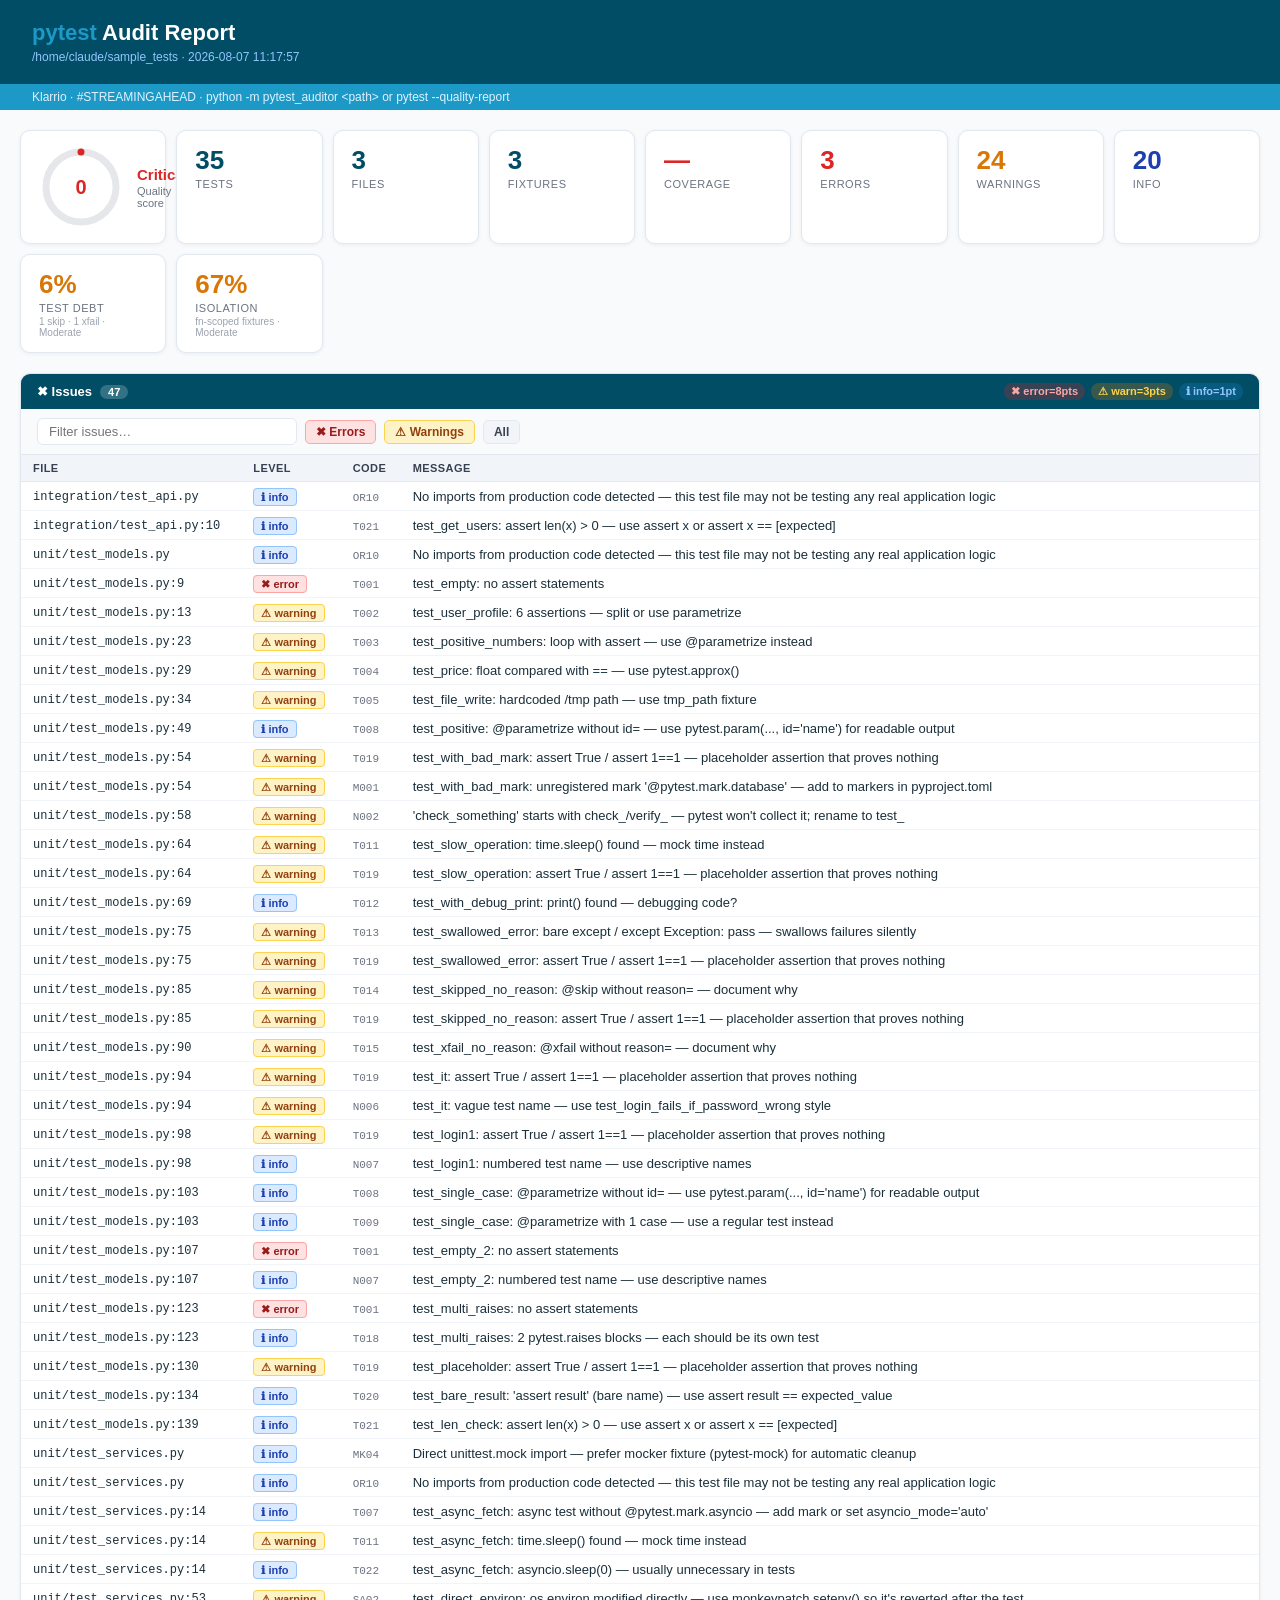
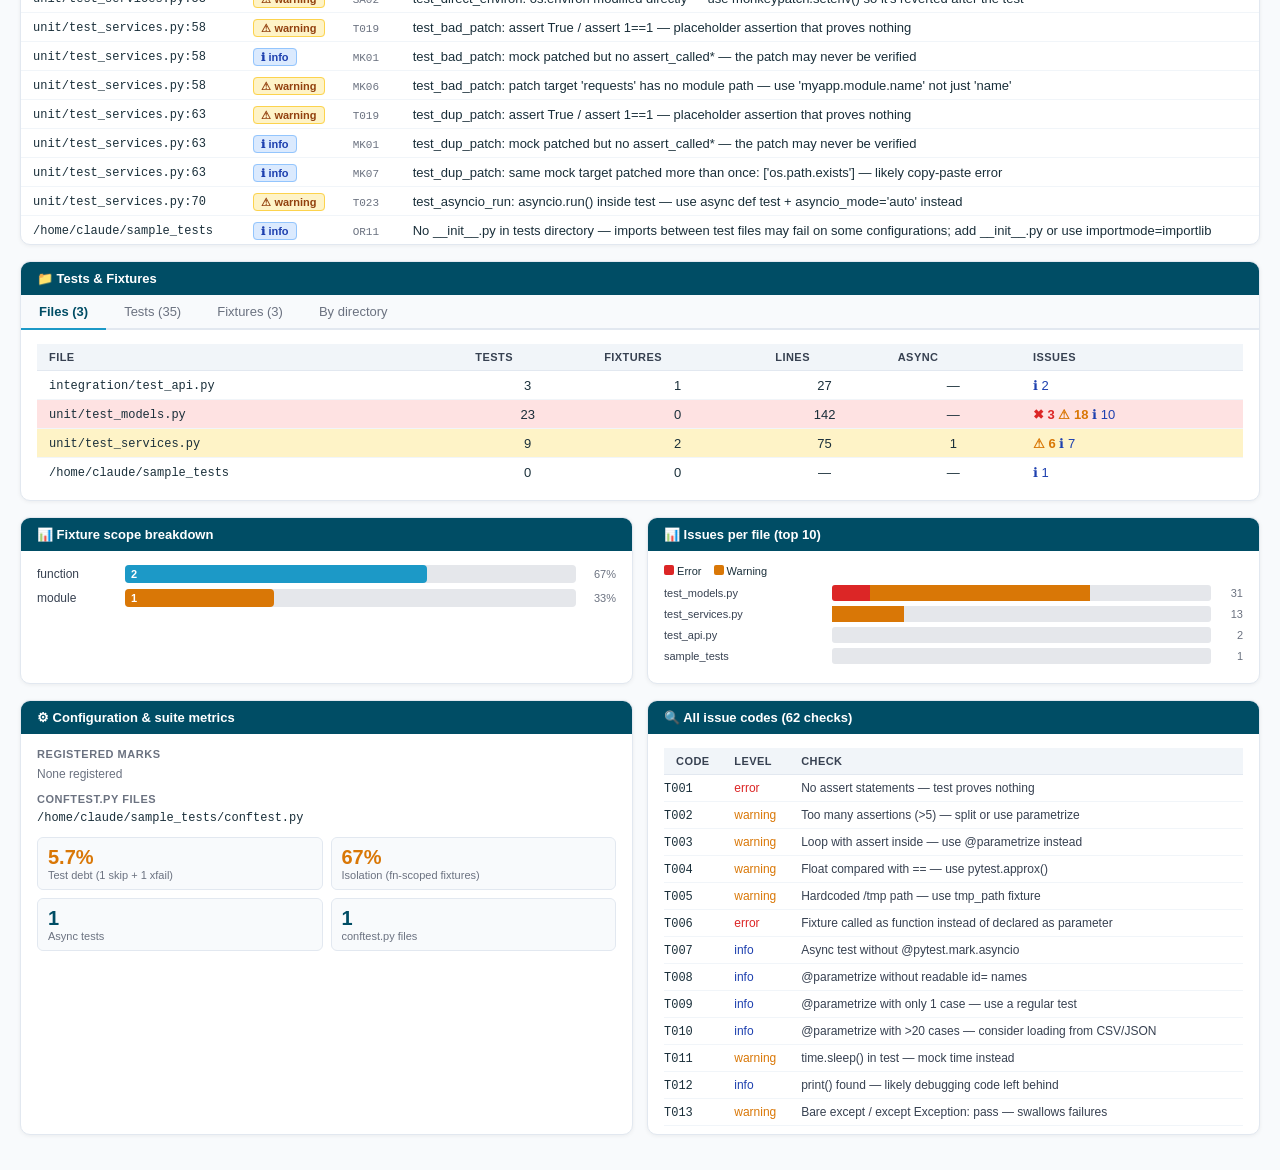
<file: pytest_audit_sample.html>
<!DOCTYPE html>
<html lang="en">
<head>
<meta charset="UTF-8">
<meta name="viewport" content="width=device-width,initial-scale=1">
<title>pytest Audit Report</title>
<style>
* { box-sizing:border-box;margin:0;padding:0 }
body { font-family:-apple-system,BlinkMacSystemFont,'Segoe UI',sans-serif;
        background:#f8fafc;color:#1a2f3a;font-size:14px }
.header { background:#004d65;color:white;padding:20px 32px }
.header h1 { font-size:22px;font-weight:700 }
.header h1 span { color:#1c99c7 }
.header p { color:#93c5fd;font-size:12px;margin-top:4px }
.subbar { background:#1c99c7;padding:6px 32px;font-size:12px;color:#e0f2fe }
.container { max-width:1400px;margin:0 auto;padding:20px }
.cards { display:grid;grid-template-columns:repeat(auto-fit,minmax(140px,1fr));
          gap:10px;margin-bottom:20px }
.card { background:white;border-radius:10px;padding:14px 18px;
         border:1px solid #e2e8f0;box-shadow:0 1px 4px rgba(0,0,0,.06) }
.card .val { font-size:26px;font-weight:700;color:#004d65 }
.card .lbl { font-size:11px;color:#6b7280;text-transform:uppercase;
              letter-spacing:.05em;margin-top:2px }
.score-wrap { display:flex;align-items:center;gap:14px }
.score-ring { width:84px;height:84px;position:relative;display:inline-block }
svg.ring { transform:rotate(-90deg) }
.score-num { position:absolute;top:50%;left:50%;
              transform:translate(-50%,-50%);font-size:20px;font-weight:800;
              color:#dc2626 }
section { background:white;border-radius:10px;border:1px solid #e2e8f0;
           box-shadow:0 1px 4px rgba(0,0,0,.06);margin-bottom:16px;overflow:hidden }
.sec-head { background:#004d65;color:white;padding:9px 16px;
             font-size:13px;font-weight:600;display:flex;align-items:center;gap:8px }
.sec-head .cnt { background:rgba(255,255,255,.2);padding:1px 8px;
                  border-radius:10px;font-size:11px }
table { width:100%;border-collapse:collapse;font-size:13px }
th { background:#f1f5f9;color:#374151;font-weight:600;font-size:11px;
      text-transform:uppercase;letter-spacing:.04em;
      padding:7px 12px;border-bottom:1px solid #e2e8f0;text-align:left }
td { padding:6px 12px;border-bottom:1px solid #f1f5f9;vertical-align:middle }
tr:last-child td { border-bottom:none }
tr:hover td { background:#f8fafc }
.tabs { display:flex;gap:0;border-bottom:2px solid #e2e8f0;background:#f8fafc }
.tab { padding:9px 18px;font-size:13px;font-weight:500;cursor:pointer;
        border-bottom:2px solid transparent;margin-bottom:-2px;color:#6b7280 }
.tab.active { color:#004d65;border-bottom-color:#1c99c7;font-weight:600 }
.tab-pane { display:none;padding:14px 16px }
.tab-pane.active { display:block }
.chart-section { padding:14px 16px }
input[type=search] { padding:5px 11px;border:1px solid #e2e8f0;border-radius:6px;
                      font-size:13px;width:260px;outline:none }
input[type=search]:focus { border-color:#1c99c7 }
.filter-bar { padding:9px 16px;background:#f8fafc;border-bottom:1px solid #e2e8f0;
               display:flex;gap:8px;align-items:center;flex-wrap:wrap }
.btn { padding:4px 10px;border-radius:5px;cursor:pointer;font-size:12px;
        font-weight:600;border:1px solid }
.grid2 { display:grid;grid-template-columns:1fr 1fr;gap:14px }
.footer { text-align:center;color:#9ca3af;font-size:11px;padding:16px;margin-top:6px }
</style>
</head>
<body>
<div class="header">
  <h1><span>pytest</span> Audit Report</h1>
  <p>/home/claude/sample_tests · 2026-08-07 11:17:57</p>
</div>
<div class="subbar">Klarrio · #STREAMINGAHEAD · python -m pytest_auditor &lt;path&gt; or pytest --quality-report</div>

<div class="container">

<!-- stat cards -->
<div class="cards">
  <div class="card">
    <div class="score-wrap">
      <div class="score-ring">
        <svg class="ring" width="84" height="84" viewBox="0 0 84 84">
          <circle cx="42" cy="42" r="35" fill="none" stroke="#e5e7eb" stroke-width="7"/>
          <circle cx="42" cy="42" r="35" fill="none" stroke="#dc2626" stroke-width="7"
                  stroke-dasharray="0.0 219.9"
                  stroke-linecap="round"/>
        </svg>
        <div class="score-num">0</div>
      </div>
      <div>
        <div style="font-size:15px;font-weight:700;color:#dc2626">
          Critical
        </div>
        <div style="font-size:11px;color:#6b7280;margin-top:2px">Quality score</div>
      </div>
    </div>
  </div>
  <div class="card"><div class="val">35</div><div class="lbl">Tests</div></div>
  <div class="card"><div class="val">3</div><div class="lbl">Files</div></div>
  <div class="card"><div class="val">3</div><div class="lbl">Fixtures</div></div>
  <div class="card"><div class="val" style="color:#dc2626">—</div><div class="lbl">Coverage</div></div>
  <div class="card"><div class="val" style="color:#dc2626">3</div><div class="lbl">Errors</div></div>
  <div class="card"><div class="val" style="color:#d97706">24</div><div class="lbl">Warnings</div></div>
  <div class="card"><div class="val" style="color:#1e40af">20</div><div class="lbl">Info</div></div>
  <div class="card">
    <div class="val" style="color:#d97706">6%</div>
    <div class="lbl">Test debt</div>
    <div style="font-size:10px;color:#9ca3af;margin-top:2px">1 skip · 1 xfail · Moderate</div>
  </div>
  <div class="card">
    <div class="val" style="color:#d97706">67%</div>
    <div class="lbl">Isolation</div>
    <div style="font-size:10px;color:#9ca3af;margin-top:2px">fn-scoped fixtures · Moderate</div>
  </div>
</div>

<!-- issues -->
<section>
  <div class="sec-head">
    ✖ Issues <span class="cnt">47</span>
    <div style="margin-left:auto;font-size:11px;display:flex;gap:6px">
      <span style="background:rgba(220,38,38,.25);color:#fca5a5;padding:2px 7px;border-radius:8px">✖ error=8pts</span>
      <span style="background:rgba(217,119,6,.25);color:#fcd34d;padding:2px 7px;border-radius:8px">⚠ warn=3pts</span>
      <span style="background:rgba(29,130,199,.25);color:#93c5fd;padding:2px 7px;border-radius:8px">ℹ info=1pt</span>
    </div>
  </div>
  <div class="filter-bar">
    <input type="search" id="iss-q" placeholder="Filter issues…" oninput="filterTbl('iss-tbl',this.value)">
    <button class="btn" style="background:#fee2e2;color:#991b1b;border-color:#fca5a5" onclick="filterLvl('error')">✖ Errors</button>
    <button class="btn" style="background:#fef3c7;color:#92400e;border-color:#fcd34d" onclick="filterLvl('warning')">⚠ Warnings</button>
    <button class="btn" style="background:#f1f5f9;color:#374151;border-color:#e2e8f0" onclick="filterLvl('')">All</button>
  </div>
  <table id="iss-tbl">
    <thead><tr><th>File</th><th>Level</th><th>Code</th><th>Message</th></tr></thead>
    <tbody><tr><td><code style="font-size:12px">integration/test_api.py</code></td><td><span style="font-size:11px;font-weight:600;padding:2px 7px;border-radius:4px;background:#dbeafe;color:#1e40af;border:1px solid #93c5fd">ℹ info</span></td><td><code style="font-size:11px;color:#6b7280">OR10</code></td><td style="font-size:13px">No imports from production code detected — this test file may not be testing any real application logic</td></tr>
<tr><td><code style="font-size:12px">integration/test_api.py:10</code></td><td><span style="font-size:11px;font-weight:600;padding:2px 7px;border-radius:4px;background:#dbeafe;color:#1e40af;border:1px solid #93c5fd">ℹ info</span></td><td><code style="font-size:11px;color:#6b7280">T021</code></td><td style="font-size:13px">test_get_users: assert len(x) > 0 — use assert x or assert x == [expected]</td></tr>
<tr><td><code style="font-size:12px">unit/test_models.py</code></td><td><span style="font-size:11px;font-weight:600;padding:2px 7px;border-radius:4px;background:#dbeafe;color:#1e40af;border:1px solid #93c5fd">ℹ info</span></td><td><code style="font-size:11px;color:#6b7280">OR10</code></td><td style="font-size:13px">No imports from production code detected — this test file may not be testing any real application logic</td></tr>
<tr><td><code style="font-size:12px">unit/test_models.py:9</code></td><td><span style="font-size:11px;font-weight:600;padding:2px 7px;border-radius:4px;background:#fee2e2;color:#991b1b;border:1px solid #fca5a5">✖ error</span></td><td><code style="font-size:11px;color:#6b7280">T001</code></td><td style="font-size:13px">test_empty: no assert statements</td></tr>
<tr><td><code style="font-size:12px">unit/test_models.py:13</code></td><td><span style="font-size:11px;font-weight:600;padding:2px 7px;border-radius:4px;background:#fef3c7;color:#92400e;border:1px solid #fcd34d">⚠ warning</span></td><td><code style="font-size:11px;color:#6b7280">T002</code></td><td style="font-size:13px">test_user_profile: 6 assertions — split or use parametrize</td></tr>
<tr><td><code style="font-size:12px">unit/test_models.py:23</code></td><td><span style="font-size:11px;font-weight:600;padding:2px 7px;border-radius:4px;background:#fef3c7;color:#92400e;border:1px solid #fcd34d">⚠ warning</span></td><td><code style="font-size:11px;color:#6b7280">T003</code></td><td style="font-size:13px">test_positive_numbers: loop with assert — use @parametrize instead</td></tr>
<tr><td><code style="font-size:12px">unit/test_models.py:29</code></td><td><span style="font-size:11px;font-weight:600;padding:2px 7px;border-radius:4px;background:#fef3c7;color:#92400e;border:1px solid #fcd34d">⚠ warning</span></td><td><code style="font-size:11px;color:#6b7280">T004</code></td><td style="font-size:13px">test_price: float compared with == — use pytest.approx()</td></tr>
<tr><td><code style="font-size:12px">unit/test_models.py:34</code></td><td><span style="font-size:11px;font-weight:600;padding:2px 7px;border-radius:4px;background:#fef3c7;color:#92400e;border:1px solid #fcd34d">⚠ warning</span></td><td><code style="font-size:11px;color:#6b7280">T005</code></td><td style="font-size:13px">test_file_write: hardcoded /tmp path — use tmp_path fixture</td></tr>
<tr><td><code style="font-size:12px">unit/test_models.py:49</code></td><td><span style="font-size:11px;font-weight:600;padding:2px 7px;border-radius:4px;background:#dbeafe;color:#1e40af;border:1px solid #93c5fd">ℹ info</span></td><td><code style="font-size:11px;color:#6b7280">T008</code></td><td style="font-size:13px">test_positive: @parametrize without id= — use pytest.param(..., id='name') for readable output</td></tr>
<tr><td><code style="font-size:12px">unit/test_models.py:54</code></td><td><span style="font-size:11px;font-weight:600;padding:2px 7px;border-radius:4px;background:#fef3c7;color:#92400e;border:1px solid #fcd34d">⚠ warning</span></td><td><code style="font-size:11px;color:#6b7280">T019</code></td><td style="font-size:13px">test_with_bad_mark: assert True / assert 1==1 — placeholder assertion that proves nothing</td></tr>
<tr><td><code style="font-size:12px">unit/test_models.py:54</code></td><td><span style="font-size:11px;font-weight:600;padding:2px 7px;border-radius:4px;background:#fef3c7;color:#92400e;border:1px solid #fcd34d">⚠ warning</span></td><td><code style="font-size:11px;color:#6b7280">M001</code></td><td style="font-size:13px">test_with_bad_mark: unregistered mark '@pytest.mark.database' — add to markers in pyproject.toml</td></tr>
<tr><td><code style="font-size:12px">unit/test_models.py:58</code></td><td><span style="font-size:11px;font-weight:600;padding:2px 7px;border-radius:4px;background:#fef3c7;color:#92400e;border:1px solid #fcd34d">⚠ warning</span></td><td><code style="font-size:11px;color:#6b7280">N002</code></td><td style="font-size:13px">'check_something' starts with check_/verify_ — pytest won't collect it; rename to test_</td></tr>
<tr><td><code style="font-size:12px">unit/test_models.py:64</code></td><td><span style="font-size:11px;font-weight:600;padding:2px 7px;border-radius:4px;background:#fef3c7;color:#92400e;border:1px solid #fcd34d">⚠ warning</span></td><td><code style="font-size:11px;color:#6b7280">T011</code></td><td style="font-size:13px">test_slow_operation: time.sleep() found — mock time instead</td></tr>
<tr><td><code style="font-size:12px">unit/test_models.py:64</code></td><td><span style="font-size:11px;font-weight:600;padding:2px 7px;border-radius:4px;background:#fef3c7;color:#92400e;border:1px solid #fcd34d">⚠ warning</span></td><td><code style="font-size:11px;color:#6b7280">T019</code></td><td style="font-size:13px">test_slow_operation: assert True / assert 1==1 — placeholder assertion that proves nothing</td></tr>
<tr><td><code style="font-size:12px">unit/test_models.py:69</code></td><td><span style="font-size:11px;font-weight:600;padding:2px 7px;border-radius:4px;background:#dbeafe;color:#1e40af;border:1px solid #93c5fd">ℹ info</span></td><td><code style="font-size:11px;color:#6b7280">T012</code></td><td style="font-size:13px">test_with_debug_print: print() found — debugging code?</td></tr>
<tr><td><code style="font-size:12px">unit/test_models.py:75</code></td><td><span style="font-size:11px;font-weight:600;padding:2px 7px;border-radius:4px;background:#fef3c7;color:#92400e;border:1px solid #fcd34d">⚠ warning</span></td><td><code style="font-size:11px;color:#6b7280">T013</code></td><td style="font-size:13px">test_swallowed_error: bare except / except Exception: pass — swallows failures silently</td></tr>
<tr><td><code style="font-size:12px">unit/test_models.py:75</code></td><td><span style="font-size:11px;font-weight:600;padding:2px 7px;border-radius:4px;background:#fef3c7;color:#92400e;border:1px solid #fcd34d">⚠ warning</span></td><td><code style="font-size:11px;color:#6b7280">T019</code></td><td style="font-size:13px">test_swallowed_error: assert True / assert 1==1 — placeholder assertion that proves nothing</td></tr>
<tr><td><code style="font-size:12px">unit/test_models.py:85</code></td><td><span style="font-size:11px;font-weight:600;padding:2px 7px;border-radius:4px;background:#fef3c7;color:#92400e;border:1px solid #fcd34d">⚠ warning</span></td><td><code style="font-size:11px;color:#6b7280">T014</code></td><td style="font-size:13px">test_skipped_no_reason: @skip without reason= — document why</td></tr>
<tr><td><code style="font-size:12px">unit/test_models.py:85</code></td><td><span style="font-size:11px;font-weight:600;padding:2px 7px;border-radius:4px;background:#fef3c7;color:#92400e;border:1px solid #fcd34d">⚠ warning</span></td><td><code style="font-size:11px;color:#6b7280">T019</code></td><td style="font-size:13px">test_skipped_no_reason: assert True / assert 1==1 — placeholder assertion that proves nothing</td></tr>
<tr><td><code style="font-size:12px">unit/test_models.py:90</code></td><td><span style="font-size:11px;font-weight:600;padding:2px 7px;border-radius:4px;background:#fef3c7;color:#92400e;border:1px solid #fcd34d">⚠ warning</span></td><td><code style="font-size:11px;color:#6b7280">T015</code></td><td style="font-size:13px">test_xfail_no_reason: @xfail without reason= — document why</td></tr>
<tr><td><code style="font-size:12px">unit/test_models.py:94</code></td><td><span style="font-size:11px;font-weight:600;padding:2px 7px;border-radius:4px;background:#fef3c7;color:#92400e;border:1px solid #fcd34d">⚠ warning</span></td><td><code style="font-size:11px;color:#6b7280">T019</code></td><td style="font-size:13px">test_it: assert True / assert 1==1 — placeholder assertion that proves nothing</td></tr>
<tr><td><code style="font-size:12px">unit/test_models.py:94</code></td><td><span style="font-size:11px;font-weight:600;padding:2px 7px;border-radius:4px;background:#fef3c7;color:#92400e;border:1px solid #fcd34d">⚠ warning</span></td><td><code style="font-size:11px;color:#6b7280">N006</code></td><td style="font-size:13px">test_it: vague test name — use test_login_fails_if_password_wrong style</td></tr>
<tr><td><code style="font-size:12px">unit/test_models.py:98</code></td><td><span style="font-size:11px;font-weight:600;padding:2px 7px;border-radius:4px;background:#fef3c7;color:#92400e;border:1px solid #fcd34d">⚠ warning</span></td><td><code style="font-size:11px;color:#6b7280">T019</code></td><td style="font-size:13px">test_login1: assert True / assert 1==1 — placeholder assertion that proves nothing</td></tr>
<tr><td><code style="font-size:12px">unit/test_models.py:98</code></td><td><span style="font-size:11px;font-weight:600;padding:2px 7px;border-radius:4px;background:#dbeafe;color:#1e40af;border:1px solid #93c5fd">ℹ info</span></td><td><code style="font-size:11px;color:#6b7280">N007</code></td><td style="font-size:13px">test_login1: numbered test name — use descriptive names</td></tr>
<tr><td><code style="font-size:12px">unit/test_models.py:103</code></td><td><span style="font-size:11px;font-weight:600;padding:2px 7px;border-radius:4px;background:#dbeafe;color:#1e40af;border:1px solid #93c5fd">ℹ info</span></td><td><code style="font-size:11px;color:#6b7280">T008</code></td><td style="font-size:13px">test_single_case: @parametrize without id= — use pytest.param(..., id='name') for readable output</td></tr>
<tr><td><code style="font-size:12px">unit/test_models.py:103</code></td><td><span style="font-size:11px;font-weight:600;padding:2px 7px;border-radius:4px;background:#dbeafe;color:#1e40af;border:1px solid #93c5fd">ℹ info</span></td><td><code style="font-size:11px;color:#6b7280">T009</code></td><td style="font-size:13px">test_single_case: @parametrize with 1 case — use a regular test instead</td></tr>
<tr><td><code style="font-size:12px">unit/test_models.py:107</code></td><td><span style="font-size:11px;font-weight:600;padding:2px 7px;border-radius:4px;background:#fee2e2;color:#991b1b;border:1px solid #fca5a5">✖ error</span></td><td><code style="font-size:11px;color:#6b7280">T001</code></td><td style="font-size:13px">test_empty_2: no assert statements</td></tr>
<tr><td><code style="font-size:12px">unit/test_models.py:107</code></td><td><span style="font-size:11px;font-weight:600;padding:2px 7px;border-radius:4px;background:#dbeafe;color:#1e40af;border:1px solid #93c5fd">ℹ info</span></td><td><code style="font-size:11px;color:#6b7280">N007</code></td><td style="font-size:13px">test_empty_2: numbered test name — use descriptive names</td></tr>
<tr><td><code style="font-size:12px">unit/test_models.py:123</code></td><td><span style="font-size:11px;font-weight:600;padding:2px 7px;border-radius:4px;background:#fee2e2;color:#991b1b;border:1px solid #fca5a5">✖ error</span></td><td><code style="font-size:11px;color:#6b7280">T001</code></td><td style="font-size:13px">test_multi_raises: no assert statements</td></tr>
<tr><td><code style="font-size:12px">unit/test_models.py:123</code></td><td><span style="font-size:11px;font-weight:600;padding:2px 7px;border-radius:4px;background:#dbeafe;color:#1e40af;border:1px solid #93c5fd">ℹ info</span></td><td><code style="font-size:11px;color:#6b7280">T018</code></td><td style="font-size:13px">test_multi_raises: 2 pytest.raises blocks — each should be its own test</td></tr>
<tr><td><code style="font-size:12px">unit/test_models.py:130</code></td><td><span style="font-size:11px;font-weight:600;padding:2px 7px;border-radius:4px;background:#fef3c7;color:#92400e;border:1px solid #fcd34d">⚠ warning</span></td><td><code style="font-size:11px;color:#6b7280">T019</code></td><td style="font-size:13px">test_placeholder: assert True / assert 1==1 — placeholder assertion that proves nothing</td></tr>
<tr><td><code style="font-size:12px">unit/test_models.py:134</code></td><td><span style="font-size:11px;font-weight:600;padding:2px 7px;border-radius:4px;background:#dbeafe;color:#1e40af;border:1px solid #93c5fd">ℹ info</span></td><td><code style="font-size:11px;color:#6b7280">T020</code></td><td style="font-size:13px">test_bare_result: 'assert result' (bare name) — use assert result == expected_value</td></tr>
<tr><td><code style="font-size:12px">unit/test_models.py:139</code></td><td><span style="font-size:11px;font-weight:600;padding:2px 7px;border-radius:4px;background:#dbeafe;color:#1e40af;border:1px solid #93c5fd">ℹ info</span></td><td><code style="font-size:11px;color:#6b7280">T021</code></td><td style="font-size:13px">test_len_check: assert len(x) > 0 — use assert x or assert x == [expected]</td></tr>
<tr><td><code style="font-size:12px">unit/test_services.py</code></td><td><span style="font-size:11px;font-weight:600;padding:2px 7px;border-radius:4px;background:#dbeafe;color:#1e40af;border:1px solid #93c5fd">ℹ info</span></td><td><code style="font-size:11px;color:#6b7280">MK04</code></td><td style="font-size:13px">Direct unittest.mock import — prefer mocker fixture (pytest-mock) for automatic cleanup</td></tr>
<tr><td><code style="font-size:12px">unit/test_services.py</code></td><td><span style="font-size:11px;font-weight:600;padding:2px 7px;border-radius:4px;background:#dbeafe;color:#1e40af;border:1px solid #93c5fd">ℹ info</span></td><td><code style="font-size:11px;color:#6b7280">OR10</code></td><td style="font-size:13px">No imports from production code detected — this test file may not be testing any real application logic</td></tr>
<tr><td><code style="font-size:12px">unit/test_services.py:14</code></td><td><span style="font-size:11px;font-weight:600;padding:2px 7px;border-radius:4px;background:#dbeafe;color:#1e40af;border:1px solid #93c5fd">ℹ info</span></td><td><code style="font-size:11px;color:#6b7280">T007</code></td><td style="font-size:13px">test_async_fetch: async test without @pytest.mark.asyncio — add mark or set asyncio_mode='auto'</td></tr>
<tr><td><code style="font-size:12px">unit/test_services.py:14</code></td><td><span style="font-size:11px;font-weight:600;padding:2px 7px;border-radius:4px;background:#fef3c7;color:#92400e;border:1px solid #fcd34d">⚠ warning</span></td><td><code style="font-size:11px;color:#6b7280">T011</code></td><td style="font-size:13px">test_async_fetch: time.sleep() found — mock time instead</td></tr>
<tr><td><code style="font-size:12px">unit/test_services.py:14</code></td><td><span style="font-size:11px;font-weight:600;padding:2px 7px;border-radius:4px;background:#dbeafe;color:#1e40af;border:1px solid #93c5fd">ℹ info</span></td><td><code style="font-size:11px;color:#6b7280">T022</code></td><td style="font-size:13px">test_async_fetch: asyncio.sleep(0) — usually unnecessary in tests</td></tr>
<tr><td><code style="font-size:12px">unit/test_services.py:53</code></td><td><span style="font-size:11px;font-weight:600;padding:2px 7px;border-radius:4px;background:#fef3c7;color:#92400e;border:1px solid #fcd34d">⚠ warning</span></td><td><code style="font-size:11px;color:#6b7280">SA02</code></td><td style="font-size:13px">test_direct_environ: os.environ modified directly — use monkeypatch.setenv() so it's reverted after the test</td></tr>
<tr><td><code style="font-size:12px">unit/test_services.py:58</code></td><td><span style="font-size:11px;font-weight:600;padding:2px 7px;border-radius:4px;background:#fef3c7;color:#92400e;border:1px solid #fcd34d">⚠ warning</span></td><td><code style="font-size:11px;color:#6b7280">T019</code></td><td style="font-size:13px">test_bad_patch: assert True / assert 1==1 — placeholder assertion that proves nothing</td></tr>
<tr><td><code style="font-size:12px">unit/test_services.py:58</code></td><td><span style="font-size:11px;font-weight:600;padding:2px 7px;border-radius:4px;background:#dbeafe;color:#1e40af;border:1px solid #93c5fd">ℹ info</span></td><td><code style="font-size:11px;color:#6b7280">MK01</code></td><td style="font-size:13px">test_bad_patch: mock patched but no assert_called* — the patch may never be verified</td></tr>
<tr><td><code style="font-size:12px">unit/test_services.py:58</code></td><td><span style="font-size:11px;font-weight:600;padding:2px 7px;border-radius:4px;background:#fef3c7;color:#92400e;border:1px solid #fcd34d">⚠ warning</span></td><td><code style="font-size:11px;color:#6b7280">MK06</code></td><td style="font-size:13px">test_bad_patch: patch target 'requests' has no module path — use 'myapp.module.name' not just 'name'</td></tr>
<tr><td><code style="font-size:12px">unit/test_services.py:63</code></td><td><span style="font-size:11px;font-weight:600;padding:2px 7px;border-radius:4px;background:#fef3c7;color:#92400e;border:1px solid #fcd34d">⚠ warning</span></td><td><code style="font-size:11px;color:#6b7280">T019</code></td><td style="font-size:13px">test_dup_patch: assert True / assert 1==1 — placeholder assertion that proves nothing</td></tr>
<tr><td><code style="font-size:12px">unit/test_services.py:63</code></td><td><span style="font-size:11px;font-weight:600;padding:2px 7px;border-radius:4px;background:#dbeafe;color:#1e40af;border:1px solid #93c5fd">ℹ info</span></td><td><code style="font-size:11px;color:#6b7280">MK01</code></td><td style="font-size:13px">test_dup_patch: mock patched but no assert_called* — the patch may never be verified</td></tr>
<tr><td><code style="font-size:12px">unit/test_services.py:63</code></td><td><span style="font-size:11px;font-weight:600;padding:2px 7px;border-radius:4px;background:#dbeafe;color:#1e40af;border:1px solid #93c5fd">ℹ info</span></td><td><code style="font-size:11px;color:#6b7280">MK07</code></td><td style="font-size:13px">test_dup_patch: same mock target patched more than once: ['os.path.exists'] — likely copy-paste error</td></tr>
<tr><td><code style="font-size:12px">unit/test_services.py:70</code></td><td><span style="font-size:11px;font-weight:600;padding:2px 7px;border-radius:4px;background:#fef3c7;color:#92400e;border:1px solid #fcd34d">⚠ warning</span></td><td><code style="font-size:11px;color:#6b7280">T023</code></td><td style="font-size:13px">test_asyncio_run: asyncio.run() inside test — use async def test + asyncio_mode='auto' instead</td></tr>
<tr><td><code style="font-size:12px">/home/claude/sample_tests</code></td><td><span style="font-size:11px;font-weight:600;padding:2px 7px;border-radius:4px;background:#dbeafe;color:#1e40af;border:1px solid #93c5fd">ℹ info</span></td><td><code style="font-size:11px;color:#6b7280">OR11</code></td><td style="font-size:13px">No __init__.py in tests directory — imports between test files may fail on some configurations; add __init__.py or use importmode=importlib</td></tr></tbody>
  </table>
</section>

<!-- files / tests / fixtures tabs -->
<section>
  <div class="sec-head">📁 Tests &amp; Fixtures</div>
  <div class="tabs">
    <div class="tab active" onclick="tab(this,'t-files')">Files (3)</div>
    <div class="tab" onclick="tab(this,'t-tests')">Tests (35)</div>
    <div class="tab" onclick="tab(this,'t-fixtures')">Fixtures (3)</div>
    <div class="tab" onclick="tab(this,'t-dirs')">By directory</div>
  </div>

  <div class="tab-pane active" id="t-files">
    <table>
      <thead><tr><th>File</th><th>Tests</th><th>Fixtures</th><th>Lines</th><th>Async</th><th>Issues</th></tr></thead>
      <tbody><tr style="background:#ffffff"><td><code style="font-size:12px">integration/test_api.py</code></td><td style="text-align:center">3</td><td style="text-align:center">1</td><td style="text-align:center">27</td><td style="text-align:center">—</td><td><span style="color:#1e40af">ℹ 2</span></td></tr><tr style="background:#fee2e2"><td><code style="font-size:12px">unit/test_models.py</code></td><td style="text-align:center">23</td><td style="text-align:center">0</td><td style="text-align:center">142</td><td style="text-align:center">—</td><td><span style="color:#dc2626;font-weight:600">✖ 3</span> <span style="color:#d97706;font-weight:600">⚠ 18</span> <span style="color:#1e40af">ℹ 10</span></td></tr><tr style="background:#fef3c7"><td><code style="font-size:12px">unit/test_services.py</code></td><td style="text-align:center">9</td><td style="text-align:center">2</td><td style="text-align:center">75</td><td style="text-align:center">1</td><td><span style="color:#d97706;font-weight:600">⚠ 6</span> <span style="color:#1e40af">ℹ 7</span></td></tr><tr style="background:#ffffff"><td><code style="font-size:12px">/home/claude/sample_tests</code></td><td style="text-align:center">0</td><td style="text-align:center">0</td><td style="text-align:center">—</td><td style="text-align:center">—</td><td><span style="color:#1e40af">ℹ 1</span></td></tr></tbody>
    </table>
  </div>

  <div class="tab-pane" id="t-tests">
    <div class="filter-bar">
      <input type="search" placeholder="Filter tests…" oninput="filterTbl('tst-tbl',this.value)">
    </div>
    <table id="tst-tbl">
      <thead><tr><th>File:line</th><th>Test</th><th>Asserts</th><th>Lines</th><th>Async</th><th>Marks</th><th>Flags</th></tr></thead>
      <tbody><tr style="background:#ffffff" data-line="10"><td><code style="font-size:11px">integration/test_api.py:10</code></td><td style="font-size:12px"><strong>test_get_users</strong></td><td style="text-align:center">2</td><td style="text-align:center">3</td><td></td><td><span style="font-size:10px;background:#dbeafe;color:#1e40af;padding:1px 5px;border-radius:3px">@slow</span></td><td></td></tr><tr style="background:#ffffff" data-line="18"><td><code style="font-size:11px">integration/test_api.py:18</code></td><td style="font-size:12px"><strong>test_create_user</strong></td><td style="text-align:center">2</td><td style="text-align:center">4</td><td></td><td><span style="font-size:10px;background:#dbeafe;color:#1e40af;padding:1px 5px;border-radius:3px">@slow</span> <span style="font-size:10px;background:#dbeafe;color:#1e40af;padding:1px 5px;border-radius:3px">@integration</span></td><td></td></tr><tr style="background:#ffffff" data-line="24"><td><code style="font-size:11px">integration/test_api.py:24</code></td><td style="font-size:12px"><strong>test_unauth_access</strong></td><td style="text-align:center">1</td><td style="text-align:center">2</td><td></td><td></td><td></td></tr><tr style="background:#ffffff" data-line="4"><td><code style="font-size:11px">unit/test_models.py:4</code></td><td style="font-size:12px"><strong>test_user_name</strong></td><td style="text-align:center">1</td><td style="text-align:center">2</td><td></td><td></td><td></td></tr><tr style="background:#fee2e2" data-line="9"><td><code style="font-size:11px">unit/test_models.py:9</code></td><td style="font-size:12px"><strong>test_empty</strong></td><td style="text-align:center">0</td><td style="text-align:center">1</td><td></td><td></td><td><span style="color:#dc2626;font-weight:600">no assert</span></td></tr><tr style="background:#ffffff" data-line="13"><td><code style="font-size:11px">unit/test_models.py:13</code></td><td style="font-size:12px"><strong>test_user_profile</strong></td><td style="text-align:center">6</td><td style="text-align:center">7</td><td></td><td></td><td><span style="color:#d97706">6 asserts</span></td></tr><tr style="background:#ffffff" data-line="23"><td><code style="font-size:11px">unit/test_models.py:23</code></td><td style="font-size:12px"><strong>test_positive_numbers</strong></td><td style="text-align:center">1</td><td style="text-align:center">2</td><td></td><td></td><td><span style="color:#d97706">loop+assert</span></td></tr><tr style="background:#ffffff" data-line="29"><td><code style="font-size:11px">unit/test_models.py:29</code></td><td style="font-size:12px"><strong>test_price</strong></td><td style="text-align:center">1</td><td style="text-align:center">2</td><td></td><td></td><td><span style="color:#d97706">float==</span></td></tr><tr style="background:#ffffff" data-line="34"><td><code style="font-size:11px">unit/test_models.py:34</code></td><td style="font-size:12px"><strong>test_file_write</strong></td><td style="text-align:center">1</td><td style="text-align:center">2</td><td></td><td></td><td><span style="color:#d97706">/tmp</span></td></tr><tr style="background:#ffffff" data-line="44"><td><code style="font-size:11px">unit/test_models.py:44</code></td><td style="font-size:12px"><strong>test_add</strong></td><td style="text-align:center">1</td><td style="text-align:center">1</td><td></td><td><span style="font-size:10px;background:#dbeafe;color:#1e40af;padding:1px 5px;border-radius:3px">@parametrize</span></td><td></td></tr><tr style="background:#ffffff" data-line="49"><td><code style="font-size:11px">unit/test_models.py:49</code></td><td style="font-size:12px"><strong>test_positive</strong></td><td style="text-align:center">1</td><td style="text-align:center">1</td><td></td><td><span style="font-size:10px;background:#dbeafe;color:#1e40af;padding:1px 5px;border-radius:3px">@parametrize</span></td><td></td></tr><tr style="background:#ffffff" data-line="54"><td><code style="font-size:11px">unit/test_models.py:54</code></td><td style="font-size:12px"><strong>test_with_bad_mark</strong></td><td style="text-align:center">1</td><td style="text-align:center">1</td><td></td><td><span style="font-size:10px;background:#dbeafe;color:#1e40af;padding:1px 5px;border-radius:3px">@database</span></td><td><span style="color:#d97706">assert True</span></td></tr><tr style="background:#ffffff" data-line="64"><td><code style="font-size:11px">unit/test_models.py:64</code></td><td style="font-size:12px"><strong>test_slow_operation</strong></td><td style="text-align:center">1</td><td style="text-align:center">2</td><td></td><td></td><td><span style="color:#d97706">sleep()</span> <span style="color:#d97706">assert True</span></td></tr><tr style="background:#ffffff" data-line="69"><td><code style="font-size:11px">unit/test_models.py:69</code></td><td style="font-size:12px"><strong>test_with_debug_print</strong></td><td style="text-align:center">1</td><td style="text-align:center">3</td><td></td><td></td><td><span style="color:#6b7280">print()</span></td></tr><tr style="background:#ffffff" data-line="75"><td><code style="font-size:11px">unit/test_models.py:75</code></td><td style="font-size:12px"><strong>test_swallowed_error</strong></td><td style="text-align:center">1</td><td style="text-align:center">2</td><td></td><td></td><td><span style="color:#d97706">bare except</span> <span style="color:#d97706">assert True</span></td></tr><tr style="background:#ffffff" data-line="85"><td><code style="font-size:11px">unit/test_models.py:85</code></td><td style="font-size:12px"><strong>test_skipped_no_reason</strong></td><td style="text-align:center">1</td><td style="text-align:center">1</td><td></td><td><span style="font-size:10px;background:#dbeafe;color:#1e40af;padding:1px 5px;border-radius:3px">@skip</span></td><td><span style="color:#d97706">assert True</span></td></tr><tr style="background:#ffffff" data-line="90"><td><code style="font-size:11px">unit/test_models.py:90</code></td><td style="font-size:12px"><strong>test_xfail_no_reason</strong></td><td style="text-align:center">1</td><td style="text-align:center">1</td><td></td><td><span style="font-size:10px;background:#dbeafe;color:#1e40af;padding:1px 5px;border-radius:3px">@xfail</span></td><td></td></tr><tr style="background:#ffffff" data-line="94"><td><code style="font-size:11px">unit/test_models.py:94</code></td><td style="font-size:12px"><strong>test_it</strong></td><td style="text-align:center">1</td><td style="text-align:center">1</td><td></td><td></td><td><span style="color:#d97706">assert True</span> <span style="color:#d97706">vague name</span></td></tr><tr style="background:#ffffff" data-line="98"><td><code style="font-size:11px">unit/test_models.py:98</code></td><td style="font-size:12px"><strong>test_login1</strong></td><td style="text-align:center">1</td><td style="text-align:center">1</td><td></td><td></td><td><span style="color:#d97706">assert True</span></td></tr><tr style="background:#ffffff" data-line="103"><td><code style="font-size:11px">unit/test_models.py:103</code></td><td style="font-size:12px"><strong>test_single_case</strong></td><td style="text-align:center">1</td><td style="text-align:center">1</td><td></td><td><span style="font-size:10px;background:#dbeafe;color:#1e40af;padding:1px 5px;border-radius:3px">@parametrize</span></td><td></td></tr><tr style="background:#fee2e2" data-line="107"><td><code style="font-size:11px">unit/test_models.py:107</code></td><td style="font-size:12px"><strong>test_empty_2</strong></td><td style="text-align:center">0</td><td style="text-align:center">1</td><td></td><td></td><td><span style="color:#dc2626;font-weight:600">no assert</span></td></tr><tr style="background:#ffffff" data-line="112"><td><code style="font-size:11px">unit/test_models.py:112</code></td><td style="font-size:12px"><strong>test_very_long_function</strong></td><td style="text-align:center">1</td><td style="text-align:center">28</td><td></td><td></td><td></td></tr><tr style="background:#fee2e2" data-line="123"><td><code style="font-size:11px">unit/test_models.py:123</code></td><td style="font-size:12px"><strong>test_multi_raises</strong></td><td style="text-align:center">0</td><td style="text-align:center">2</td><td></td><td></td><td><span style="color:#dc2626;font-weight:600">no assert</span></td></tr><tr style="background:#ffffff" data-line="130"><td><code style="font-size:11px">unit/test_models.py:130</code></td><td style="font-size:12px"><strong>test_placeholder</strong></td><td style="text-align:center">1</td><td style="text-align:center">1</td><td></td><td></td><td><span style="color:#d97706">assert True</span></td></tr><tr style="background:#ffffff" data-line="134"><td><code style="font-size:11px">unit/test_models.py:134</code></td><td style="font-size:12px"><strong>test_bare_result</strong></td><td style="text-align:center">1</td><td style="text-align:center">2</td><td></td><td></td><td></td></tr><tr style="background:#ffffff" data-line="139"><td><code style="font-size:11px">unit/test_models.py:139</code></td><td style="font-size:12px"><strong>test_len_check</strong></td><td style="text-align:center">1</td><td style="text-align:center">2</td><td></td><td></td><td></td></tr><tr style="background:#ffffff" data-line="8"><td><code style="font-size:11px">unit/test_services.py:8</code></td><td style="font-size:12px"><strong>test_service_create</strong></td><td style="text-align:center">1</td><td style="text-align:center">2</td><td></td><td></td><td></td></tr><tr style="background:#ffffff" data-line="14"><td><code style="font-size:11px">unit/test_services.py:14</code></td><td style="font-size:12px"><strong>test_async_fetch</strong></td><td style="text-align:center">1</td><td style="text-align:center">3</td><td>⚡</td><td></td><td><span style="color:#d97706">sleep()</span></td></tr><tr style="background:#ffffff" data-line="19"><td><code style="font-size:11px">unit/test_services.py:19</code></td><td style="font-size:12px"><strong>test_service_delete</strong></td><td style="text-align:center">2</td><td style="text-align:center">4</td><td></td><td></td><td></td></tr><tr style="background:#ffffff" data-line="35"><td><code style="font-size:11px">unit/test_services.py:35</code></td><td style="font-size:12px"><strong>test_uses_unittest_patch</strong></td><td style="text-align:center">1</td><td style="text-align:center">1</td><td></td><td></td><td></td></tr><tr style="background:#ffffff" data-line="43"><td><code style="font-size:11px">unit/test_services.py:43</code></td><td style="font-size:12px"><strong>test_mock_any_overuse</strong></td><td style="text-align:center">1</td><td style="text-align:center">3</td><td></td><td></td><td></td></tr><tr style="background:#ffffff" data-line="53"><td><code style="font-size:11px">unit/test_services.py:53</code></td><td style="font-size:12px"><strong>test_direct_environ</strong></td><td style="text-align:center">1</td><td style="text-align:center">2</td><td></td><td></td><td><span style="color:#d97706">os.environ</span></td></tr><tr style="background:#ffffff" data-line="58"><td><code style="font-size:11px">unit/test_services.py:58</code></td><td style="font-size:12px"><strong>test_bad_patch</strong></td><td style="text-align:center">1</td><td style="text-align:center">2</td><td></td><td></td><td><span style="color:#d97706">assert True</span> <span style="color:#6b7280">mock?</span></td></tr><tr style="background:#ffffff" data-line="63"><td><code style="font-size:11px">unit/test_services.py:63</code></td><td style="font-size:12px"><strong>test_dup_patch</strong></td><td style="text-align:center">1</td><td style="text-align:center">3</td><td></td><td></td><td><span style="color:#d97706">assert True</span> <span style="color:#6b7280">mock?</span></td></tr><tr style="background:#ffffff" data-line="70"><td><code style="font-size:11px">unit/test_services.py:70</code></td><td style="font-size:12px"><strong>test_asyncio_run</strong></td><td style="text-align:center">1</td><td style="text-align:center">3</td><td></td><td></td><td><span style="color:#d97706">asyncio.run</span></td></tr></tbody>
    </table>
  </div>

  <div class="tab-pane" id="t-fixtures">
    <table>
      <thead><tr><th>File:line</th><th>Fixture</th><th>Scope</th><th>Async</th><th>Body lines</th><th>Flags</th></tr></thead>
      <tbody><tr><td><code style="font-size:12px">integration/test_api.py:4</code></td><td><code style="font-size:13px;font-weight:600">api_client</code></td><td><span style="background:#fef3c7;padding:2px 8px;border-radius:4px;font-size:11px;font-weight:600">module</span></td><td style="text-align:center"></td><td style="text-align:center">3</td><td></td></tr><tr><td><code style="font-size:12px">unit/test_services.py:4</code></td><td><code style="font-size:13px;font-weight:600">user_service</code></td><td><span style="background:#dbeafe;padding:2px 8px;border-radius:4px;font-size:11px;font-weight:600">function</span></td><td style="text-align:center"></td><td style="text-align:center">1</td><td><span style="background:#fee2e2;color:#991b1b;padding:1px 5px;border-radius:3px;font-size:10px">return</span></td></tr><tr><td><code style="font-size:12px">unit/test_services.py:27</code></td><td><code style="font-size:13px;font-weight:600">heavy_resource</code></td><td><span style="background:#dbeafe;padding:2px 8px;border-radius:4px;font-size:11px;font-weight:600">function</span></td><td style="text-align:center"></td><td style="text-align:center">2</td><td><span style="background:#fee2e2;color:#991b1b;padding:1px 5px;border-radius:3px;font-size:10px">return</span></td></tr></tbody>
    </table>
  </div>

  <div class="tab-pane" id="t-dirs">
    <table>
      <thead><tr><th>Directory</th><th>Tests</th><th>Errors</th><th>Issues</th></tr></thead>
      <tbody><tr><td><code style="font-size:12px">unit</code></td><td style="text-align:center">32</td><td style="text-align:center;color:#dc2626">3</td><td style="text-align:center;color:#d97706">44</td></tr><tr><td><code style="font-size:12px">integration</code></td><td style="text-align:center">3</td><td style="text-align:center;color:#374151">—</td><td style="text-align:center;color:#d97706">2</td></tr><tr><td><code style="font-size:12px">.</code></td><td style="text-align:center">0</td><td style="text-align:center;color:#374151">—</td><td style="text-align:center;color:#d97706">1</td></tr></tbody>
    </table>
  </div>
</section>

<!-- charts row -->
<div class="grid2">
  <section>
    <div class="sec-head">📊 Fixture scope breakdown</div>
    <div class="chart-section">
      <div style="display:flex;align-items:center;gap:8px;margin-bottom:6px"><div style="width:80px;font-size:12px;font-weight:500;color:#374151">function</div><div style="flex:1;background:#e5e7eb;border-radius:4px;height:18px"><div style="width:67%;background:#1c99c7;height:100%;border-radius:4px;display:flex;align-items:center;padding-left:6px"><span style="color:white;font-size:11px;font-weight:600">2</span></div></div><div style="width:32px;font-size:11px;color:#6b7280;text-align:right">67%</div></div><div style="display:flex;align-items:center;gap:8px;margin-bottom:6px"><div style="width:80px;font-size:12px;font-weight:500;color:#374151">module</div><div style="flex:1;background:#e5e7eb;border-radius:4px;height:18px"><div style="width:33%;background:#d97706;height:100%;border-radius:4px;display:flex;align-items:center;padding-left:6px"><span style="color:white;font-size:11px;font-weight:600">1</span></div></div><div style="width:32px;font-size:11px;color:#6b7280;text-align:right">33%</div></div>
    </div>
  </section>
  <section>
    <div class="sec-head">📊 Issues per file (top 10)</div>
    <div class="chart-section">
      <div style="display:flex;gap:12px;margin-bottom:8px;font-size:11px">
        <span><span style="display:inline-block;width:10px;height:10px;background:#dc2626;border-radius:2px"></span> Error</span>
        <span><span style="display:inline-block;width:10px;height:10px;background:#d97706;border-radius:2px"></span> Warning</span>
      </div>
      <div style="display:flex;align-items:center;gap:8px;margin-bottom:5px"><div style="width:160px;font-size:11px;color:#374151;overflow:hidden;text-overflow:ellipsis;white-space:nowrap" title="/home/claude/sample_tests/unit/test_models.py">test_models.py</div><div style="flex:1;background:#e5e7eb;border-radius:3px;height:16px;display:flex"><div style="width:10%;background:#dc2626;height:100%;border-radius:3px 0 0 3px"></div><div style="width:58%;background:#d97706;height:100%"></div></div><div style="width:24px;font-size:11px;color:#6b7280;text-align:right">31</div></div><div style="display:flex;align-items:center;gap:8px;margin-bottom:5px"><div style="width:160px;font-size:11px;color:#374151;overflow:hidden;text-overflow:ellipsis;white-space:nowrap" title="/home/claude/sample_tests/unit/test_services.py">test_services.py</div><div style="flex:1;background:#e5e7eb;border-radius:3px;height:16px;display:flex"><div style="width:0%;background:#dc2626;height:100%;border-radius:3px 0 0 3px"></div><div style="width:19%;background:#d97706;height:100%"></div></div><div style="width:24px;font-size:11px;color:#6b7280;text-align:right">13</div></div><div style="display:flex;align-items:center;gap:8px;margin-bottom:5px"><div style="width:160px;font-size:11px;color:#374151;overflow:hidden;text-overflow:ellipsis;white-space:nowrap" title="/home/claude/sample_tests/integration/test_api.py">test_api.py</div><div style="flex:1;background:#e5e7eb;border-radius:3px;height:16px;display:flex"><div style="width:0%;background:#dc2626;height:100%;border-radius:3px 0 0 3px"></div><div style="width:0%;background:#d97706;height:100%"></div></div><div style="width:24px;font-size:11px;color:#6b7280;text-align:right">2</div></div><div style="display:flex;align-items:center;gap:8px;margin-bottom:5px"><div style="width:160px;font-size:11px;color:#374151;overflow:hidden;text-overflow:ellipsis;white-space:nowrap" title="/home/claude/sample_tests">sample_tests</div><div style="flex:1;background:#e5e7eb;border-radius:3px;height:16px;display:flex"><div style="width:0%;background:#dc2626;height:100%;border-radius:3px 0 0 3px"></div><div style="width:0%;background:#d97706;height:100%"></div></div><div style="width:24px;font-size:11px;color:#6b7280;text-align:right">1</div></div>
    </div>
  </section>
</div>

<!-- config + codes -->
<div class="grid2">
  <section>
    <div class="sec-head">⚙ Configuration &amp; suite metrics</div>
    <div class="chart-section">
      <div style="margin-bottom:12px">
        <div style="font-size:11px;font-weight:600;color:#6b7280;text-transform:uppercase;letter-spacing:.05em;margin-bottom:5px">Registered marks</div>
        <div><span style="color:#6b7280;font-size:12px">None registered</span></div>
      </div>
      <div style="margin-bottom:12px">
        <div style="font-size:11px;font-weight:600;color:#6b7280;text-transform:uppercase;letter-spacing:.05em;margin-bottom:5px">conftest.py files</div>
        <ul style="list-style:none;padding:0"><li style="font-size:12px;margin:2px 0"><code>/home/claude/sample_tests/conftest.py</code></li></ul>
      </div>
      <div style="display:grid;grid-template-columns:1fr 1fr;gap:8px;margin-top:10px">
        <div style="background:#f8fafc;padding:8px 10px;border-radius:6px;border:1px solid #e2e8f0">
          <div style="font-size:20px;font-weight:700;color:#d97706">5.7%</div>
          <div style="font-size:11px;color:#6b7280">Test debt (1 skip + 1 xfail)</div>
        </div>
        <div style="background:#f8fafc;padding:8px 10px;border-radius:6px;border:1px solid #e2e8f0">
          <div style="font-size:20px;font-weight:700;color:#d97706">67%</div>
          <div style="font-size:11px;color:#6b7280">Isolation (fn-scoped fixtures)</div>
        </div>
        <div style="background:#f8fafc;padding:8px 10px;border-radius:6px;border:1px solid #e2e8f0">
          <div style="font-size:20px;font-weight:700;color:#004d65">1</div>
          <div style="font-size:11px;color:#6b7280">Async tests</div>
        </div>
        <div style="background:#f8fafc;padding:8px 10px;border-radius:6px;border:1px solid #e2e8f0">
          <div style="font-size:20px;font-weight:700;color:#004d65">1</div>
          <div style="font-size:11px;color:#6b7280">conftest.py files</div>
        </div>
      </div>
    </div>
  </section>

  <section>
    <div class="sec-head">🔍 All issue codes (62 checks)</div>
    <div class="chart-section" style="max-height:400px;overflow-y:auto">
      <table style="font-size:12px">
        <thead><tr><th>Code</th><th>Level</th><th>Check</th></tr></thead>
        <tbody><tr><td style="padding:3px 8px 3px 0"><code>T001</code></td><td style="color:#dc2626;font-size:12px">error</td><td style="font-size:12px;color:#374151">No assert statements — test proves nothing</td></tr>
<tr><td style="padding:3px 8px 3px 0"><code>T002</code></td><td style="color:#d97706;font-size:12px">warning</td><td style="font-size:12px;color:#374151">Too many assertions (>5) — split or use parametrize</td></tr>
<tr><td style="padding:3px 8px 3px 0"><code>T003</code></td><td style="color:#d97706;font-size:12px">warning</td><td style="font-size:12px;color:#374151">Loop with assert inside — use @parametrize instead</td></tr>
<tr><td style="padding:3px 8px 3px 0"><code>T004</code></td><td style="color:#d97706;font-size:12px">warning</td><td style="font-size:12px;color:#374151">Float compared with == — use pytest.approx()</td></tr>
<tr><td style="padding:3px 8px 3px 0"><code>T005</code></td><td style="color:#d97706;font-size:12px">warning</td><td style="font-size:12px;color:#374151">Hardcoded /tmp path — use tmp_path fixture</td></tr>
<tr><td style="padding:3px 8px 3px 0"><code>T006</code></td><td style="color:#dc2626;font-size:12px">error</td><td style="font-size:12px;color:#374151">Fixture called as function instead of declared as parameter</td></tr>
<tr><td style="padding:3px 8px 3px 0"><code>T007</code></td><td style="color:#1e40af;font-size:12px">info</td><td style="font-size:12px;color:#374151">Async test without @pytest.mark.asyncio</td></tr>
<tr><td style="padding:3px 8px 3px 0"><code>T008</code></td><td style="color:#1e40af;font-size:12px">info</td><td style="font-size:12px;color:#374151">@parametrize without readable id= names</td></tr>
<tr><td style="padding:3px 8px 3px 0"><code>T009</code></td><td style="color:#1e40af;font-size:12px">info</td><td style="font-size:12px;color:#374151">@parametrize with only 1 case — use a regular test</td></tr>
<tr><td style="padding:3px 8px 3px 0"><code>T010</code></td><td style="color:#1e40af;font-size:12px">info</td><td style="font-size:12px;color:#374151">@parametrize with >20 cases — consider loading from CSV/JSON</td></tr>
<tr><td style="padding:3px 8px 3px 0"><code>T011</code></td><td style="color:#d97706;font-size:12px">warning</td><td style="font-size:12px;color:#374151">time.sleep() in test — mock time instead</td></tr>
<tr><td style="padding:3px 8px 3px 0"><code>T012</code></td><td style="color:#1e40af;font-size:12px">info</td><td style="font-size:12px;color:#374151">print() found — likely debugging code left behind</td></tr>
<tr><td style="padding:3px 8px 3px 0"><code>T013</code></td><td style="color:#d97706;font-size:12px">warning</td><td style="font-size:12px;color:#374151">Bare except / except Exception: pass — swallows failures</td></tr>
<tr><td style="padding:3px 8px 3px 0"><code>T014</code></td><td style="color:#d97706;font-size:12px">warning</td><td style="font-size:12px;color:#374151">@skip without reason= — document why it's skipped</td></tr>
<tr><td style="padding:3px 8px 3px 0"><code>T015</code></td><td style="color:#d97706;font-size:12px">warning</td><td style="font-size:12px;color:#374151">@xfail without reason= — document why it's expected to fail</td></tr>
<tr><td style="padding:3px 8px 3px 0"><code>T016</code></td><td style="color:#d97706;font-size:12px">warning</td><td style="font-size:12px;color:#374151">Duplicate test name — silent collection conflict</td></tr>
<tr><td style="padding:3px 8px 3px 0"><code>T017</code></td><td style="color:#1e40af;font-size:12px">info</td><td style="font-size:12px;color:#374151">Test body >30 lines — consider splitting into smaller tests</td></tr>
<tr><td style="padding:3px 8px 3px 0"><code>T018</code></td><td style="color:#1e40af;font-size:12px">info</td><td style="font-size:12px;color:#374151">Multiple pytest.raises in one test — each should be its own test</td></tr>
<tr><td style="padding:3px 8px 3px 0"><code>T019</code></td><td style="color:#d97706;font-size:12px">warning</td><td style="font-size:12px;color:#374151">assert True / assert 1==1 — placeholder proves nothing</td></tr>
<tr><td style="padding:3px 8px 3px 0"><code>T020</code></td><td style="color:#1e40af;font-size:12px">info</td><td style="font-size:12px;color:#374151">'assert result' (bare name) — use assert result == expected</td></tr>
<tr><td style="padding:3px 8px 3px 0"><code>T021</code></td><td style="color:#1e40af;font-size:12px">info</td><td style="font-size:12px;color:#374151">assert len(x) > 0 — use assert x or assert x == [expected]</td></tr>
<tr><td style="padding:3px 8px 3px 0"><code>T022</code></td><td style="color:#1e40af;font-size:12px">info</td><td style="font-size:12px;color:#374151">asyncio.sleep(0) — usually unnecessary in tests</td></tr>
<tr><td style="padding:3px 8px 3px 0"><code>T023</code></td><td style="color:#d97706;font-size:12px">warning</td><td style="font-size:12px;color:#374151">asyncio.run() inside test — use async def + asyncio_mode='auto'</td></tr>
<tr><td style="padding:3px 8px 3px 0"><code>T024</code></td><td style="color:#1e40af;font-size:12px">info</td><td style="font-size:12px;color:#374151">Parametrize id with spaces/brackets — makes -k filtering awkward</td></tr>
<tr><td style="padding:3px 8px 3px 0"><code>MK01</code></td><td style="color:#1e40af;font-size:12px">info</td><td style="font-size:12px;color:#374151">Mock patched but no assert_called* — patch may never be verified</td></tr>
<tr><td style="padding:3px 8px 3px 0"><code>MK02</code></td><td style="color:#1e40af;font-size:12px">info</td><td style="font-size:12px;color:#374151">unittest.mock.patch used directly — prefer mocker.patch</td></tr>
<tr><td style="padding:3px 8px 3px 0"><code>MK03</code></td><td style="color:#1e40af;font-size:12px">info</td><td style="font-size:12px;color:#374151">mock.ANY used 3+ times — assertions too permissive</td></tr>
<tr><td style="padding:3px 8px 3px 0"><code>MK04</code></td><td style="color:#1e40af;font-size:12px">info</td><td style="font-size:12px;color:#374151">Direct unittest.mock import — prefer mocker fixture (pytest-mock)</td></tr>
<tr><td style="padding:3px 8px 3px 0"><code>MK05</code></td><td style="color:#d97706;font-size:12px">warning</td><td style="font-size:12px;color:#374151">MagicMock()/Mock() at module level — shared between all tests</td></tr>
<tr><td style="padding:3px 8px 3px 0"><code>MK06</code></td><td style="color:#d97706;font-size:12px">warning</td><td style="font-size:12px;color:#374151">Patch target has no module path — use 'myapp.module.name'</td></tr>
<tr><td style="padding:3px 8px 3px 0"><code>MK07</code></td><td style="color:#1e40af;font-size:12px">info</td><td style="font-size:12px;color:#374151">Same mock target patched twice — likely copy-paste error</td></tr>
<tr><td style="padding:3px 8px 3px 0"><code>N001</code></td><td style="color:#d97706;font-size:12px">warning</td><td style="font-size:12px;color:#374151">File doesn't follow naming convention (test_*.py or *_test.py)</td></tr>
<tr><td style="padding:3px 8px 3px 0"><code>N002</code></td><td style="color:#d97706;font-size:12px">warning</td><td style="font-size:12px;color:#374151">Function named check_/verify_ — pytest won't collect it</td></tr>
<tr><td style="padding:3px 8px 3px 0"><code>N003</code></td><td style="color:#d97706;font-size:12px">warning</td><td style="font-size:12px;color:#374151">Class doesn't start with Test — tests won't be collected</td></tr>
<tr><td style="padding:3px 8px 3px 0"><code>N004</code></td><td style="color:#d97706;font-size:12px">warning</td><td style="font-size:12px;color:#374151">Class inherits from TestCase — pytest fixtures won't inject</td></tr>
<tr><td style="padding:3px 8px 3px 0"><code>N005</code></td><td style="color:#1e40af;font-size:12px">info</td><td style="font-size:12px;color:#374151">Test class with no test methods</td></tr>
<tr><td style="padding:3px 8px 3px 0"><code>N006</code></td><td style="color:#d97706;font-size:12px">warning</td><td style="font-size:12px;color:#374151">Vague test name (test_it, test_foo, test_1…)</td></tr>
<tr><td style="padding:3px 8px 3px 0"><code>N007</code></td><td style="color:#1e40af;font-size:12px">info</td><td style="font-size:12px;color:#374151">Numbered test name (test_login1)</td></tr>
<tr><td style="padding:3px 8px 3px 0"><code>FX01</code></td><td style="color:#1e40af;font-size:12px">info</td><td style="font-size:12px;color:#374151">Fixture with many statements uses return — consider yield</td></tr>
<tr><td style="padding:3px 8px 3px 0"><code>FX02</code></td><td style="color:#d97706;font-size:12px">warning</td><td style="font-size:12px;color:#374151">assert inside fixture — shows as ERROR not FAILED</td></tr>
<tr><td style="padding:3px 8px 3px 0"><code>FX03</code></td><td style="color:#1e40af;font-size:12px">info</td><td style="font-size:12px;color:#374151">Fixture body >30 lines — consider splitting</td></tr>
<tr><td style="padding:3px 8px 3px 0"><code>FX04</code></td><td style="color:#d97706;font-size:12px">warning</td><td style="font-size:12px;color:#374151">autouse=True + session scope — affects every test in the run</td></tr>
<tr><td style="padding:3px 8px 3px 0"><code>FX05</code></td><td style="color:#dc2626;font-size:12px">error</td><td style="font-size:12px;color:#374151">Fixture scope mismatch — outer scope < inner scope (ScopeError)</td></tr>
<tr><td style="padding:3px 8px 3px 0"><code>FX06</code></td><td style="color:#d97706;font-size:12px">warning</td><td style="font-size:12px;color:#374151">Fixture yields more than once — only first yield is used</td></tr>
<tr><td style="padding:3px 8px 3px 0"><code>FX07</code></td><td style="color:#1e40af;font-size:12px">info</td><td style="font-size:12px;color:#374151">Fixture parameter name shadows a Python builtin</td></tr>
<tr><td style="padding:3px 8px 3px 0"><code>FX08</code></td><td style="color:#1e40af;font-size:12px">info</td><td style="font-size:12px;color:#374151">Fixture name shadows a fixture from a parent conftest.py</td></tr>
<tr><td style="padding:3px 8px 3px 0"><code>FX09</code></td><td style="color:#1e40af;font-size:12px">info</td><td style="font-size:12px;color:#374151">Fixture used by only 1 test — consider inlining the setup</td></tr>
<tr><td style="padding:3px 8px 3px 0"><code>S001</code></td><td style="color:#1e40af;font-size:12px">info</td><td style="font-size:12px;color:#374151">No conftest.py in tests root</td></tr>
<tr><td style="padding:3px 8px 3px 0"><code>S002</code></td><td style="color:#1e40af;font-size:12px">info</td><td style="font-size:12px;color:#374151">Test file >200 lines — consider splitting</td></tr>
<tr><td style="padding:3px 8px 3px 0"><code>S003</code></td><td style="color:#1e40af;font-size:12px">info</td><td style="font-size:12px;color:#374151">Test file with no tests or fixtures</td></tr>
<tr><td style="padding:3px 8px 3px 0"><code>S004</code></td><td style="color:#1e40af;font-size:12px">info</td><td style="font-size:12px;color:#374151">No tests have any marks — consider tagging slow/integration</td></tr>
<tr><td style="padding:3px 8px 3px 0"><code>OR08</code></td><td style="color:#d97706;font-size:12px">warning</td><td style="font-size:12px;color:#374151">Same fixture name in multiple conftest.py files — shadows outer</td></tr>
<tr><td style="padding:3px 8px 3px 0"><code>OR09</code></td><td style="color:#1e40af;font-size:12px">info</td><td style="font-size:12px;color:#374151">All tests in classes but no class-scoped fixture — plain functions may be simpler</td></tr>
<tr><td style="padding:3px 8px 3px 0"><code>OR10</code></td><td style="color:#1e40af;font-size:12px">info</td><td style="font-size:12px;color:#374151">No imports from production code — file may not test real logic</td></tr>
<tr><td style="padding:3px 8px 3px 0"><code>OR11</code></td><td style="color:#1e40af;font-size:12px">info</td><td style="font-size:12px;color:#374151">No __init__.py in tests — cross-file imports may fail</td></tr>
<tr><td style="padding:3px 8px 3px 0"><code>OR12</code></td><td style="color:#1e40af;font-size:12px">info</td><td style="font-size:12px;color:#374151">Tests nested >4 directories deep — hard to navigate</td></tr>
<tr><td style="padding:3px 8px 3px 0"><code>F001</code></td><td style="color:#dc2626;font-size:12px">error</td><td style="font-size:12px;color:#374151">Syntax error in test file</td></tr>
<tr><td style="padding:3px 8px 3px 0"><code>F002</code></td><td style="color:#dc2626;font-size:12px">error</td><td style="font-size:12px;color:#374151">File cannot be parsed</td></tr>
<tr><td style="padding:3px 8px 3px 0"><code>F003</code></td><td style="color:#d97706;font-size:12px">warning</td><td style="font-size:12px;color:#374151">Possible hardcoded credential (password=, token=, api_key=…)</td></tr>
<tr><td style="padding:3px 8px 3px 0"><code>SA01</code></td><td style="color:#d97706;font-size:12px">warning</td><td style="font-size:12px;color:#374151">open(..., 'w') with non-tmp path — use tmp_path to avoid residue</td></tr>
<tr><td style="padding:3px 8px 3px 0"><code>SA02</code></td><td style="color:#d97706;font-size:12px">warning</td><td style="font-size:12px;color:#374151">os.environ modified directly — use monkeypatch.setenv() instead</td></tr>
<tr><td style="padding:3px 8px 3px 0"><code>M001</code></td><td style="color:#d97706;font-size:12px">warning</td><td style="font-size:12px;color:#374151">Unregistered custom mark — add to markers in pyproject.toml</td></tr></tbody>
      </table>
    </div>
  </section>
</div>

<div class="footer">pytest Auditor v3 · <strong>python -m pytest_auditor &lt;path&gt;</strong> · <strong>pytest --quality-report</strong></div>
</div>

<script>
function tab(el,id){
  el.closest('section').querySelectorAll('.tab').forEach(t=>t.classList.remove('active'));
  el.closest('section').querySelectorAll('.tab-pane').forEach(p=>p.classList.remove('active'));
  el.classList.add('active');
  document.getElementById(id).classList.add('active');
}
function filterTbl(id,q){
  const lq=q.toLowerCase();
  document.getElementById(id).querySelectorAll('tbody tr').forEach(r=>{
    r.style.display=r.textContent.toLowerCase().includes(lq)?'':'none';
  });
}
function filterLvl(lvl){
  document.getElementById('iss-tbl').querySelectorAll('tbody tr').forEach(r=>{
    r.style.display=(!lvl||r.textContent.includes(lvl))?'':'none';
  });
}
</script>
</body>
</html>
</file>
